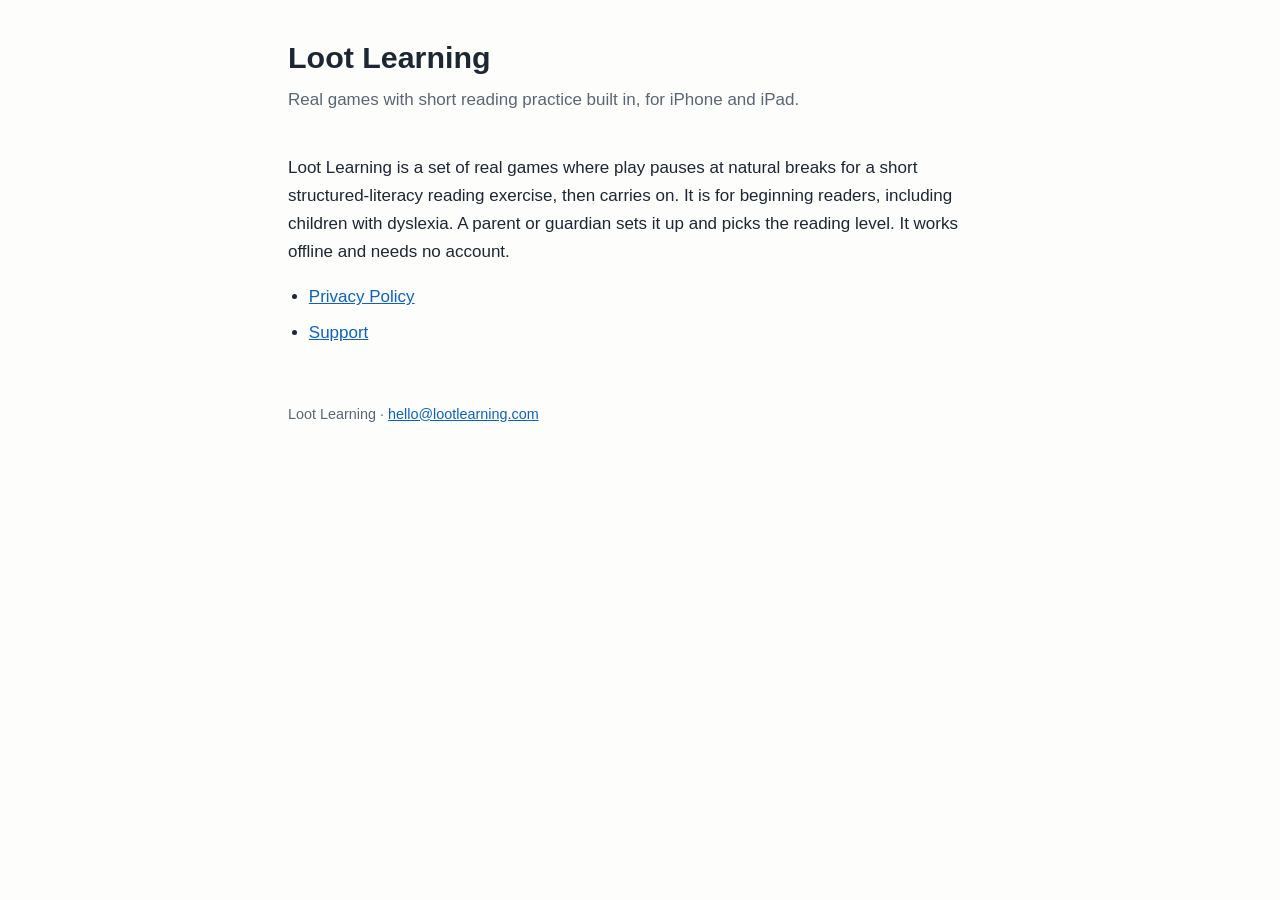
<file: index.html>
<!DOCTYPE html>
<html lang="en">
<head>
<meta charset="utf-8">
<meta name="viewport" content="width=device-width, initial-scale=1">
<title>Loot Learning</title>
<link rel="stylesheet" href="style.css">
</head>
<body>
<header>
  <h1>Loot Learning</h1>
  <p>Real games with short reading practice built in, for iPhone and iPad.</p>
</header>
<main>
<p>Loot Learning is a set of real games where play pauses at natural breaks for a short
structured-literacy reading exercise, then carries on. It is for beginning readers, including
children with dyslexia. A parent or guardian sets it up and picks the reading level. It works
offline and needs no account.</p>
<ul>
<li><a href="privacy/">Privacy Policy</a></li>
<li><a href="support/">Support</a></li>
</ul>
</main>
<footer><p>Loot Learning · <a href="mailto:hello@lootlearning.com">hello@lootlearning.com</a></p></footer>
</body>
</html>
</file>
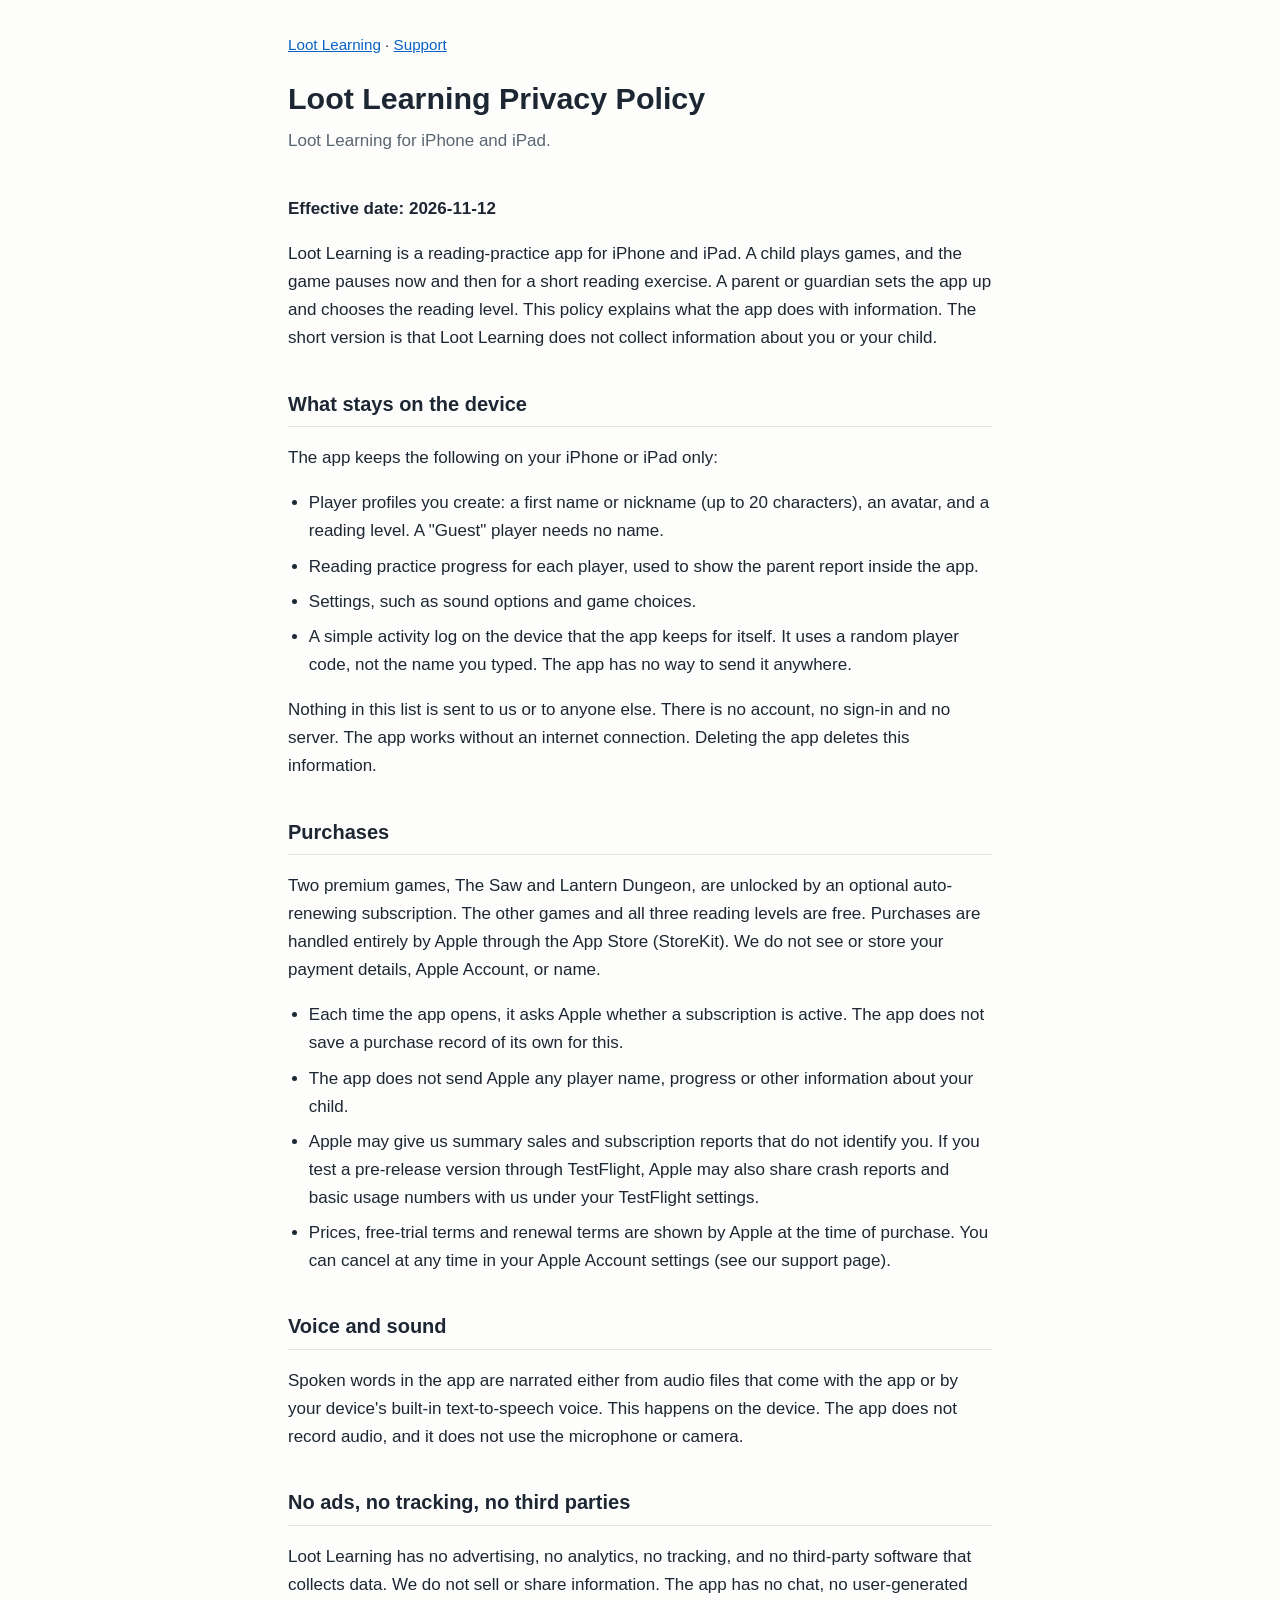
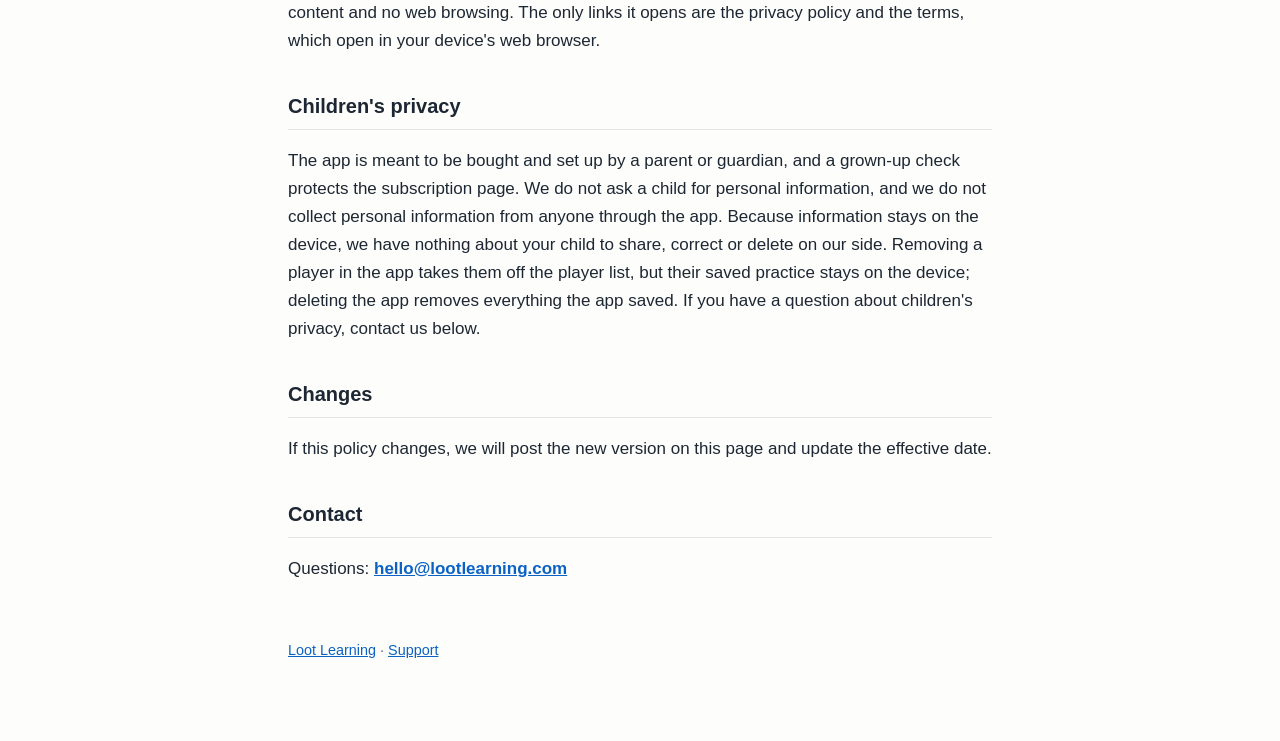
<file: privacy/index.html>
<!DOCTYPE html>
<html lang="en">
<head>
<meta charset="utf-8">
<meta name="viewport" content="width=device-width, initial-scale=1">
<title>Loot Learning — Privacy Policy</title>
<link rel="stylesheet" href="../style.css">
</head>
<body>
<nav class="crumbs"><a href="../">Loot Learning</a> · <a href="../support/">Support</a></nav>
<header>
  <h1>Loot Learning Privacy Policy</h1>
  <p>Loot Learning for iPhone and iPad.</p>
</header>
<main>
<p><strong>Effective date: 2026-11-12</strong></p>
<p>Loot Learning is a reading-practice app for iPhone and iPad. A child plays games, and the game pauses now and then for a short reading exercise. A parent or guardian sets the app up and chooses the reading level. This policy explains what the app does with information. The short version is that Loot Learning does not collect information about you or your child.</p>

<h2>What stays on the device</h2>
<p>The app keeps the following on your iPhone or iPad only:</p>
<ul>
<li>Player profiles you create: a first name or nickname (up to 20 characters), an avatar, and a reading level. A "Guest" player needs no name.</li>
<li>Reading practice progress for each player, used to show the parent report inside the app.</li>
<li>Settings, such as sound options and game choices.</li>
<li>A simple activity log on the device that the app keeps for itself. It uses a random player code, not the name you typed. The app has no way to send it anywhere.</li>
</ul>
<p>Nothing in this list is sent to us or to anyone else. There is no account, no sign-in and no server. The app works without an internet connection. Deleting the app deletes this information.</p>

<h2>Purchases</h2>
<p>Two premium games, The Saw and Lantern Dungeon, are unlocked by an optional auto-renewing subscription. The other games and all three reading levels are free. Purchases are handled entirely by Apple through the App Store (StoreKit). We do not see or store your payment details, Apple Account, or name.</p>
<ul>
<li>Each time the app opens, it asks Apple whether a subscription is active. The app does not save a purchase record of its own for this.</li>
<li>The app does not send Apple any player name, progress or other information about your child.</li>
<li>Apple may give us summary sales and subscription reports that do not identify you. If you test a pre-release version through TestFlight, Apple may also share crash reports and basic usage numbers with us under your TestFlight settings.</li>
<li>Prices, free-trial terms and renewal terms are shown by Apple at the time of purchase. You can cancel at any time in your Apple Account settings (see our support page).</li>
</ul>

<h2>Voice and sound</h2>
<p>Spoken words in the app are narrated either from audio files that come with the app or by your device's built-in text-to-speech voice. This happens on the device. The app does not record audio, and it does not use the microphone or camera.</p>

<h2>No ads, no tracking, no third parties</h2>
<p>Loot Learning has no advertising, no analytics, no tracking, and no third-party software that collects data. We do not sell or share information. The app has no chat, no user-generated content and no web browsing. The only links it opens are the privacy policy and the terms, which open in your device's web browser.</p>

<h2>Children's privacy</h2>
<p>The app is meant to be bought and set up by a parent or guardian, and a grown-up check protects the subscription page. We do not ask a child for personal information, and we do not collect personal information from anyone through the app. Because information stays on the device, we have nothing about your child to share, correct or delete on our side. Removing a player in the app takes them off the player list, but their saved practice stays on the device; deleting the app removes everything the app saved. If you have a question about children's privacy, contact us below.</p>

<h2>Changes</h2>
<p>If this policy changes, we will post the new version on this page and update the effective date.</p>

<h2>Contact</h2>
<p>Questions: <strong><a href="mailto:hello@lootlearning.com">hello@lootlearning.com</a></strong></p>
</main>
<footer><p><a href="../">Loot Learning</a> · <a href="../support/">Support</a></p></footer>
</body>
</html>
</file>
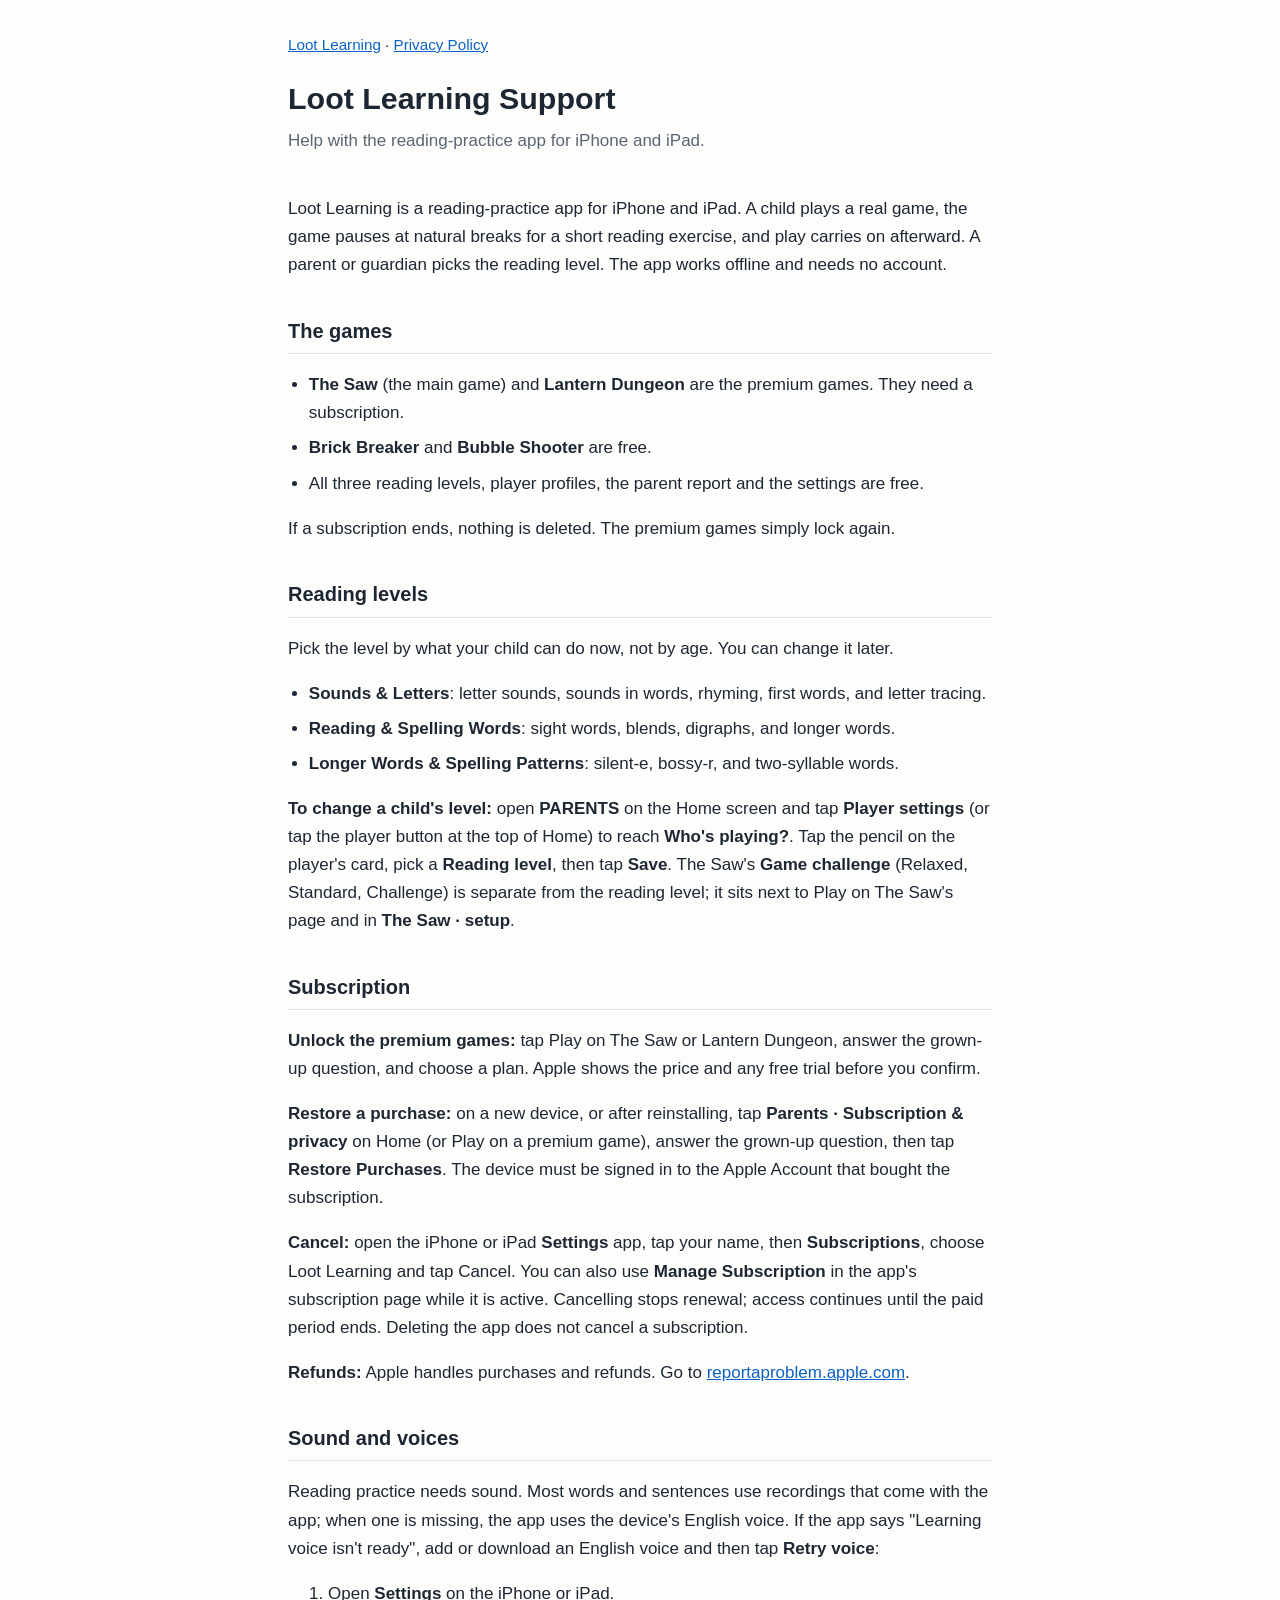
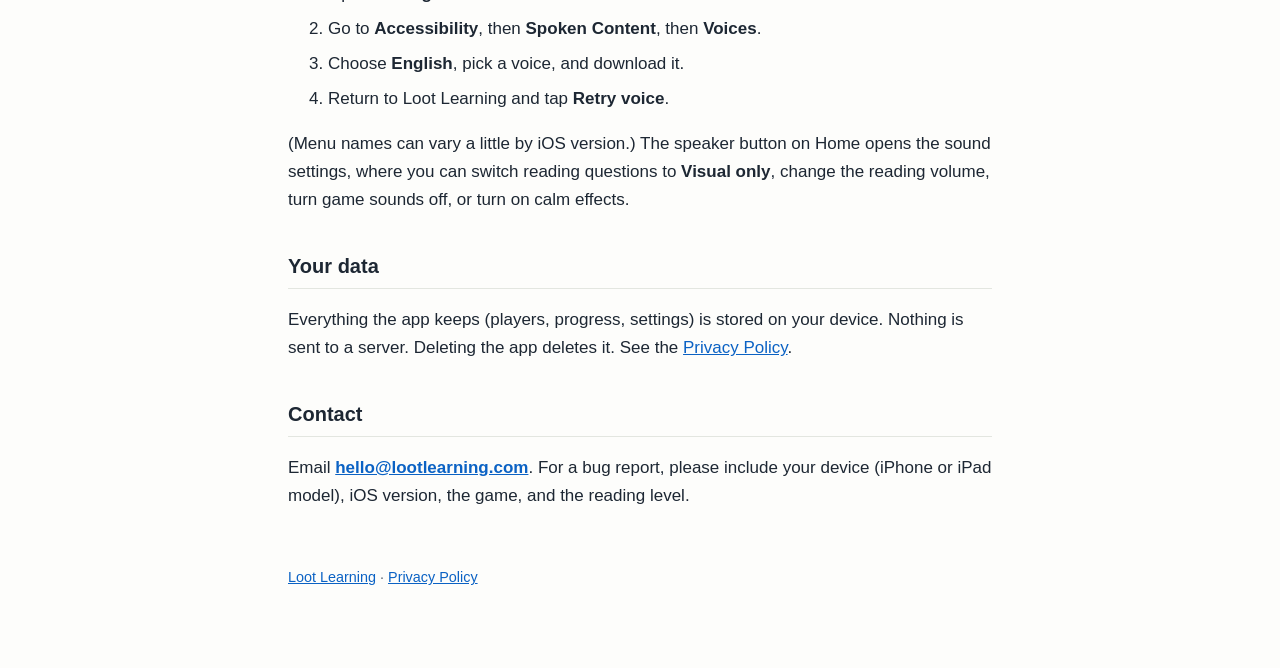
<file: support/index.html>
<!DOCTYPE html>
<html lang="en">
<head>
<meta charset="utf-8">
<meta name="viewport" content="width=device-width, initial-scale=1">
<title>Loot Learning — Support</title>
<link rel="stylesheet" href="../style.css">
</head>
<body>
<nav class="crumbs"><a href="../">Loot Learning</a> · <a href="../privacy/">Privacy Policy</a></nav>
<header>
  <h1>Loot Learning Support</h1>
  <p>Help with the reading-practice app for iPhone and iPad.</p>
</header>
<main>
<p>Loot Learning is a reading-practice app for iPhone and iPad. A child plays a real game, the game pauses at natural breaks for a short reading exercise, and play carries on afterward. A parent or guardian picks the reading level. The app works offline and needs no account.</p>

<h2>The games</h2>
<ul>
<li><strong>The Saw</strong> (the main game) and <strong>Lantern Dungeon</strong> are the premium games. They need a subscription.</li>
<li><strong>Brick Breaker</strong> and <strong>Bubble Shooter</strong> are free.</li>
<li>All three reading levels, player profiles, the parent report and the settings are free.</li>
</ul>
<p>If a subscription ends, nothing is deleted. The premium games simply lock again.</p>

<h2>Reading levels</h2>
<p>Pick the level by what your child can do now, not by age. You can change it later.</p>
<ul>
<li><strong>Sounds &amp; Letters</strong>: letter sounds, sounds in words, rhyming, first words, and letter tracing.</li>
<li><strong>Reading &amp; Spelling Words</strong>: sight words, blends, digraphs, and longer words.</li>
<li><strong>Longer Words &amp; Spelling Patterns</strong>: silent-e, bossy-r, and two-syllable words.</li>
</ul>
<p><strong>To change a child's level:</strong> open <strong>PARENTS</strong> on the Home screen and tap <strong>Player settings</strong> (or tap the player button at the top of Home) to reach <strong>Who's playing?</strong>. Tap the pencil on the player's card, pick a <strong>Reading level</strong>, then tap <strong>Save</strong>. The Saw's <strong>Game challenge</strong> (Relaxed, Standard, Challenge) is separate from the reading level; it sits next to Play on The Saw's page and in <strong>The Saw · setup</strong>.</p>

<h2>Subscription</h2>
<p><strong>Unlock the premium games:</strong> tap Play on The Saw or Lantern Dungeon, answer the grown-up question, and choose a plan. Apple shows the price and any free trial before you confirm.</p>
<p><strong>Restore a purchase:</strong> on a new device, or after reinstalling, tap <strong>Parents · Subscription &amp; privacy</strong> on Home (or Play on a premium game), answer the grown-up question, then tap <strong>Restore Purchases</strong>. The device must be signed in to the Apple Account that bought the subscription.</p>
<p><strong>Cancel:</strong> open the iPhone or iPad <strong>Settings</strong> app, tap your name, then <strong>Subscriptions</strong>, choose Loot Learning and tap Cancel. You can also use <strong>Manage Subscription</strong> in the app's subscription page while it is active. Cancelling stops renewal; access continues until the paid period ends. Deleting the app does not cancel a subscription.</p>
<p><strong>Refunds:</strong> Apple handles purchases and refunds. Go to <a href="https://reportaproblem.apple.com">reportaproblem.apple.com</a>.</p>

<h2>Sound and voices</h2>
<p>Reading practice needs sound. Most words and sentences use recordings that come with the app; when one is missing, the app uses the device's English voice. If the app says "Learning voice isn't ready", add or download an English voice and then tap <strong>Retry voice</strong>:</p>
<ol>
<li>Open <strong>Settings</strong> on the iPhone or iPad.</li>
<li>Go to <strong>Accessibility</strong>, then <strong>Spoken Content</strong>, then <strong>Voices</strong>.</li>
<li>Choose <strong>English</strong>, pick a voice, and download it.</li>
<li>Return to Loot Learning and tap <strong>Retry voice</strong>.</li>
</ol>
<p>(Menu names can vary a little by iOS version.) The speaker button on Home opens the sound settings, where you can switch reading questions to <strong>Visual only</strong>, change the reading volume, turn game sounds off, or turn on calm effects.</p>

<h2>Your data</h2>
<p>Everything the app keeps (players, progress, settings) is stored on your device. Nothing is sent to a server. Deleting the app deletes it. See the <a href="../privacy/">Privacy Policy</a>.</p>

<h2>Contact</h2>
<p>Email <strong><a href="mailto:hello@lootlearning.com">hello@lootlearning.com</a></strong>. For a bug report, please include your device (iPhone or iPad model), iOS version, the game, and the reading level.</p>
</main>
<footer><p><a href="../">Loot Learning</a> · <a href="../privacy/">Privacy Policy</a></p></footer>
</body>
</html>
</file>
<file: style.css>
:root { color-scheme: light dark; }
* { box-sizing: border-box; }
body {
  margin: 0; padding: 2rem 1.25rem 4rem;
  font: 17px/1.65 -apple-system, BlinkMacSystemFont, "Segoe UI", Roboto, Helvetica, Arial, sans-serif;
  color: #1d2733; background: #fdfdfb;
}
@media (prefers-color-scheme: dark) {
  body { color: #e6e9ee; background: #14181d; }
  a { color: #7db8ff; }
  header p, footer { color: #9aa5b1; }
  h2 { border-color: #2c3540; }
}
main { max-width: 44rem; margin: 0 auto; }
header { max-width: 44rem; margin: 0 auto 2.5rem; }
header h1 { margin: 0 0 .25rem; font-size: 1.9rem; }
header p { margin: 0; color: #5a6673; }
h2 { margin-top: 2.2rem; font-size: 1.25rem; border-bottom: 1px solid #e3e6e0; padding-bottom: .35rem; }
a { color: #0b62c4; }
ul { padding-left: 1.3rem; }
li { margin: .45rem 0; }
strong { font-weight: 650; }
footer { max-width: 44rem; margin: 3.5rem auto 0; font-size: .9rem; color: #5a6673; }
nav.crumbs { max-width: 44rem; margin: 0 auto 1rem; font-size: .95rem; }
</file>
